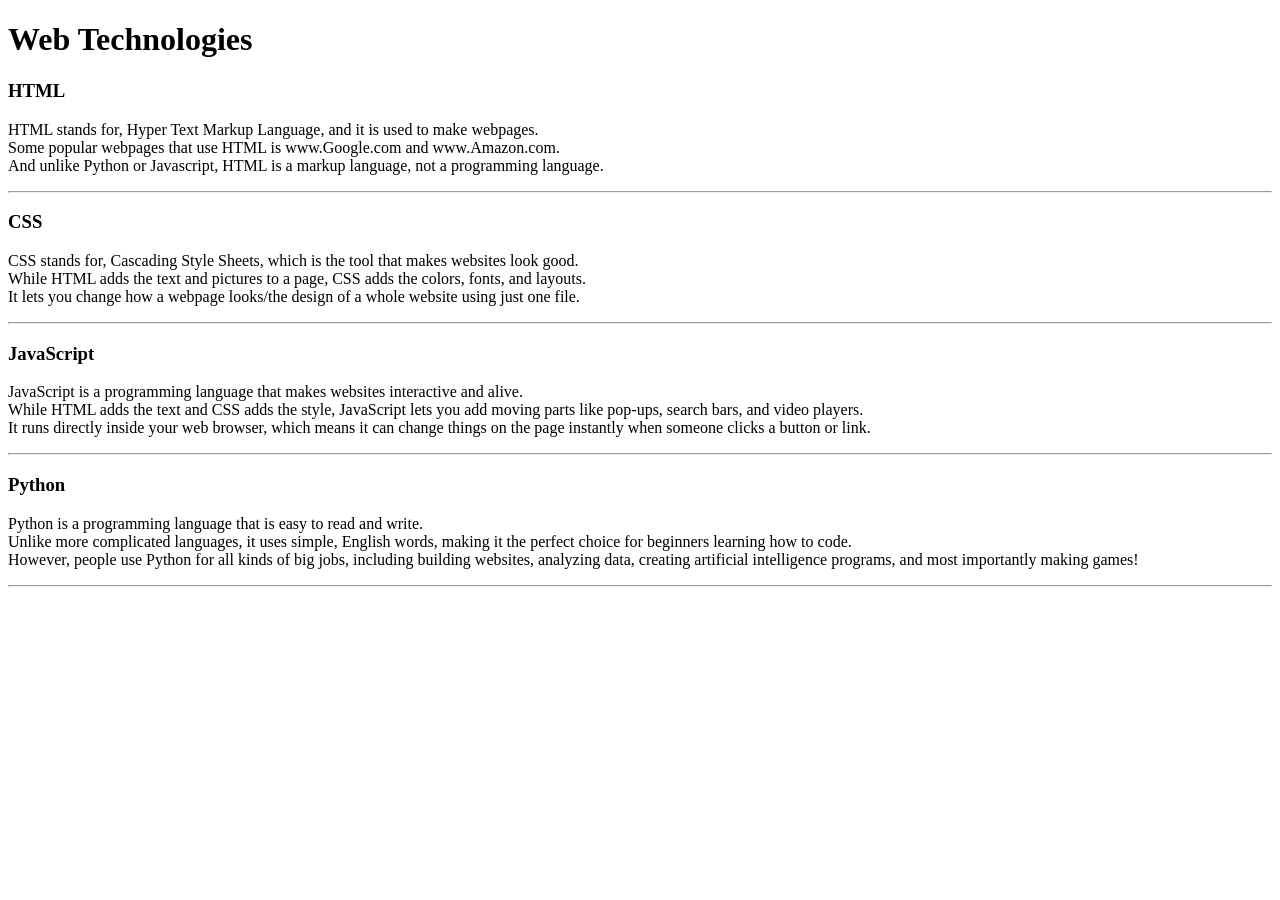
<file: WebDev_Unit1/WDLesson1_1Practical/index.html>
<!DOCTYPE html>
<!-- Lesson 1:How do we display text on a web page?
     Resources 
      https://www.w3schools.com/html/html_intro.asp
      https://www.w3schools.com/tags/tag_hr.asp
      https://www.w3schools.com/tags/tag_hn.asp
      https://www.w3schools.com/tags/tag_p.asp
-->

<html>
  <head>
    <!-- Challenge 1: Change the title of the page to Web Technologies -->
    <title>Web Technologies</title>
  </head>
  <body>
    <!-- Challenge 2: Create a heading, h1 for Web Technologies -->
    <h1>Web Technologies</h1>
    
    <!-- Challenge 3: Create a heading, h3 for HTML -->
     <h3>HTML</h3>

    <!-- Challenge 4: Create a paragraph explaining what is HTML. At least 3 sentences. -->
     <p>HTML stands for, Hyper Text Markup Language, and it is used to make webpages. <br> Some popular webpages that use HTML is www.Google.com and www.Amazon.com. <br> And unlike Python or Javascript, HTML is a markup language, not a programming language. </p>
    
    <!-- Challenge 4a: Insert a horizontal rule, hr -->
     <hr>
    
    <!-- Challenge 5: Create a heading, h3 for CSS -->
     <h3>CSS</h3>
    
    <!-- Challenge 6: Create a paragraph explaining what is CSS.  At least 3 sentences. -->
     <p>CSS stands for, Cascading Style Sheets, which is the tool that makes websites look good. <br> While HTML adds the text and pictures to a page, CSS adds the colors, fonts, and layouts. <br>It lets you change how a webpage looks/the design of a whole website using just one file.</p>
    <!-- Challenge 6a: Insert a horizontal rule, hr -->
     <hr>
    
    <!-- Challenge 7: Create a heading, h3 for JavaScript -->
     <h3>JavaScript</h3>
    
    <!-- Challenge 8: Create a paragraph explaining what is JavaScript.  At least 3 sentences. -->
     <p>JavaScript is a programming language that makes websites interactive and alive. <br> While HTML adds the text and CSS adds the style, JavaScript lets you add moving parts like pop-ups, search bars, and video players.<br> It runs directly inside your web browser, which means it can change things on the page instantly when someone clicks a button or link.</p>
    
    <!-- Challenge 8a: Insert a horizontal rule, hr -->
    <hr>
    
    <!-- Challenge Bonus: Similar to the concepts above add one more web technology using a heading and paragraph.  Here are some suggestions of concepts: JQuery, Bootstrap, AFrame -->
     <h3>Python</h3>
     <p>Python is a  programming language that is easy to read and write. <br>Unlike more complicated languages, it uses simple, English words, making it the perfect choice for beginners learning how to code. <br>However, people use Python for all kinds of big jobs, including building websites, analyzing data, creating artificial intelligence programs, and most importantly making games!</p>
     <hr>
  </body>
</html>
</file>
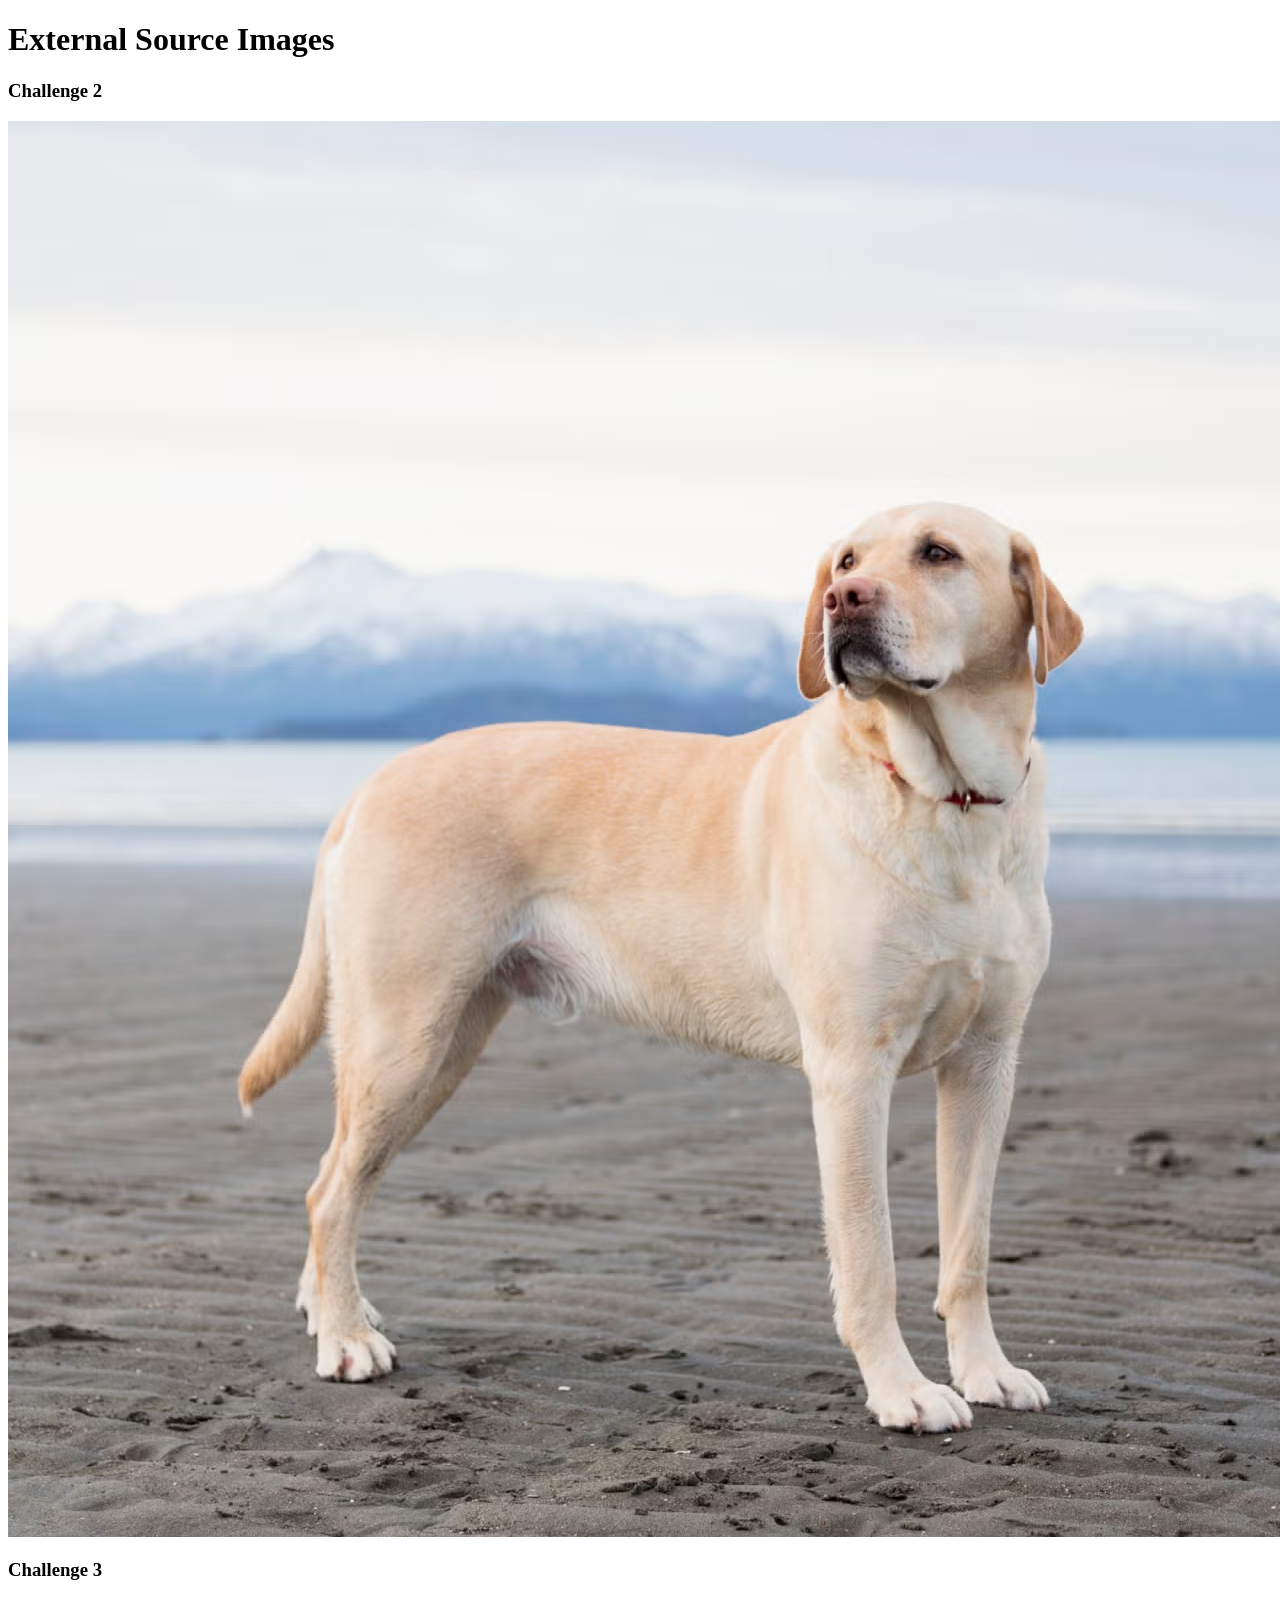
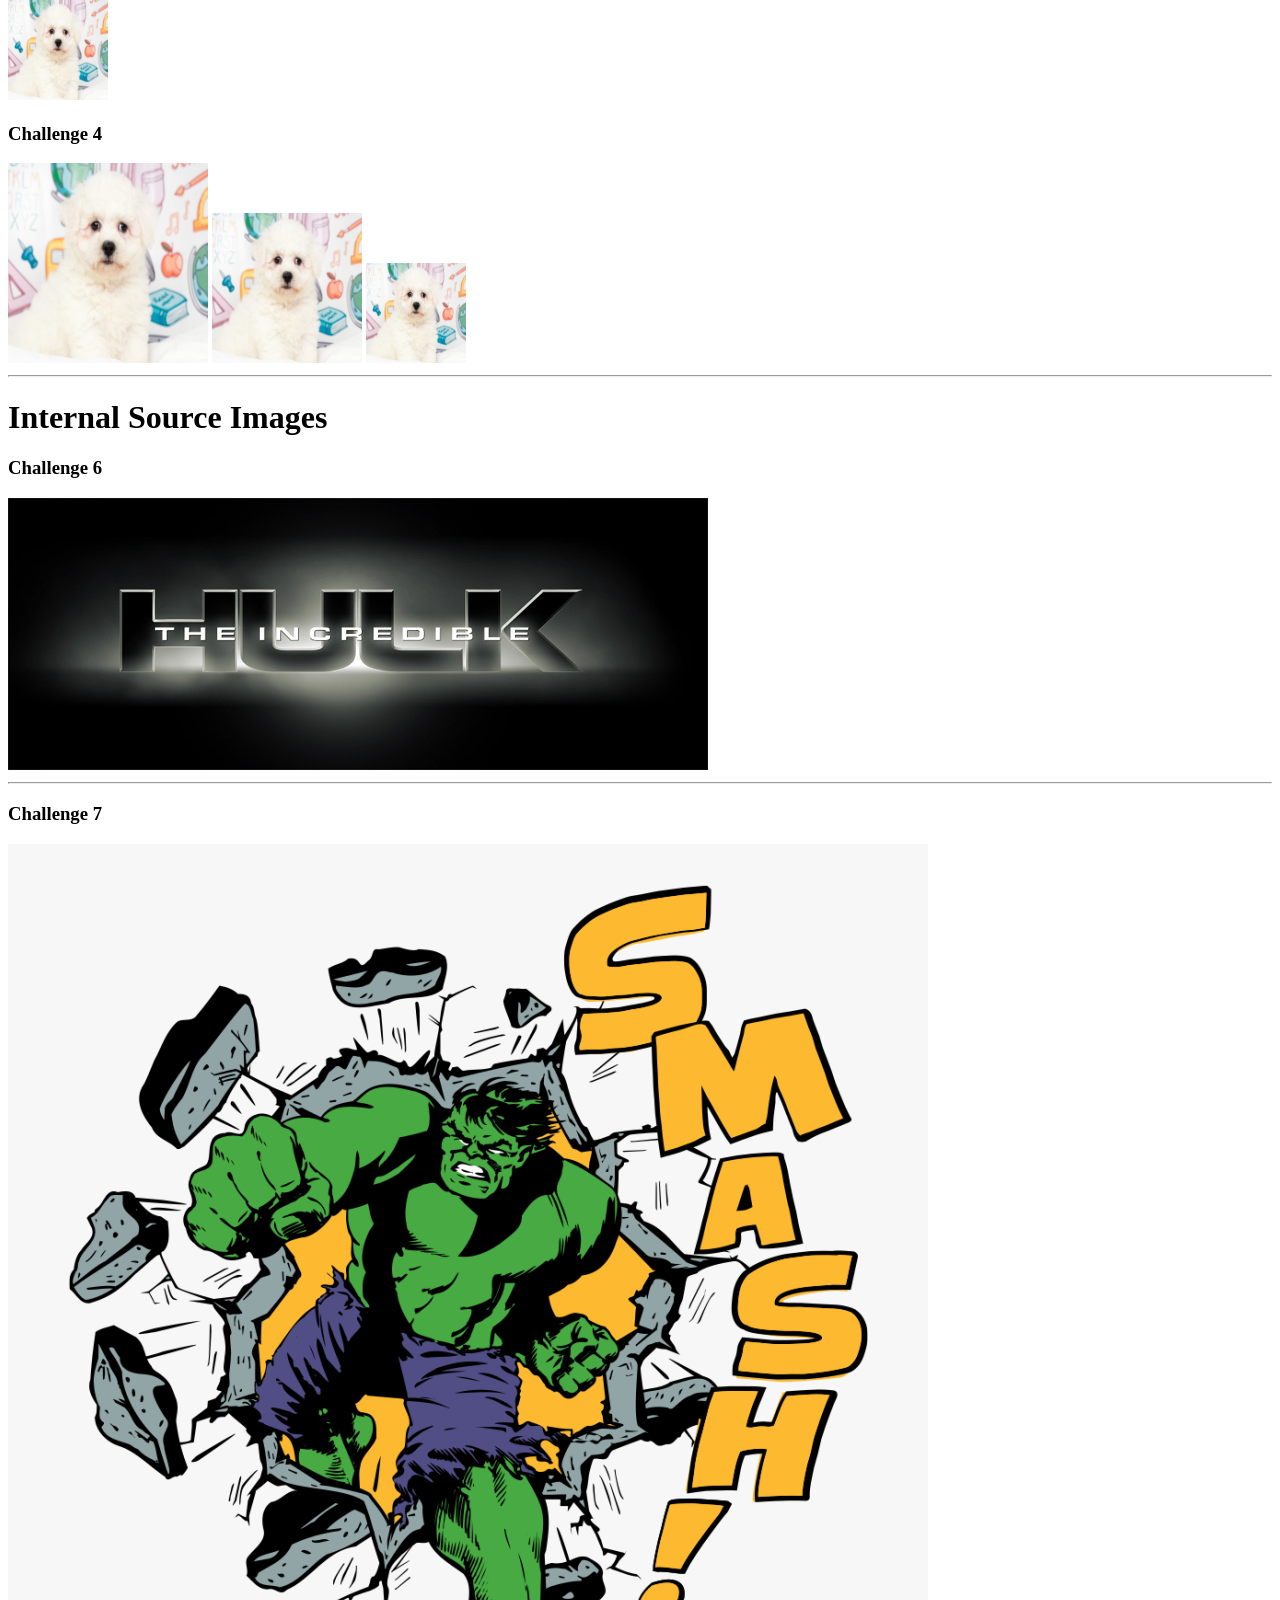
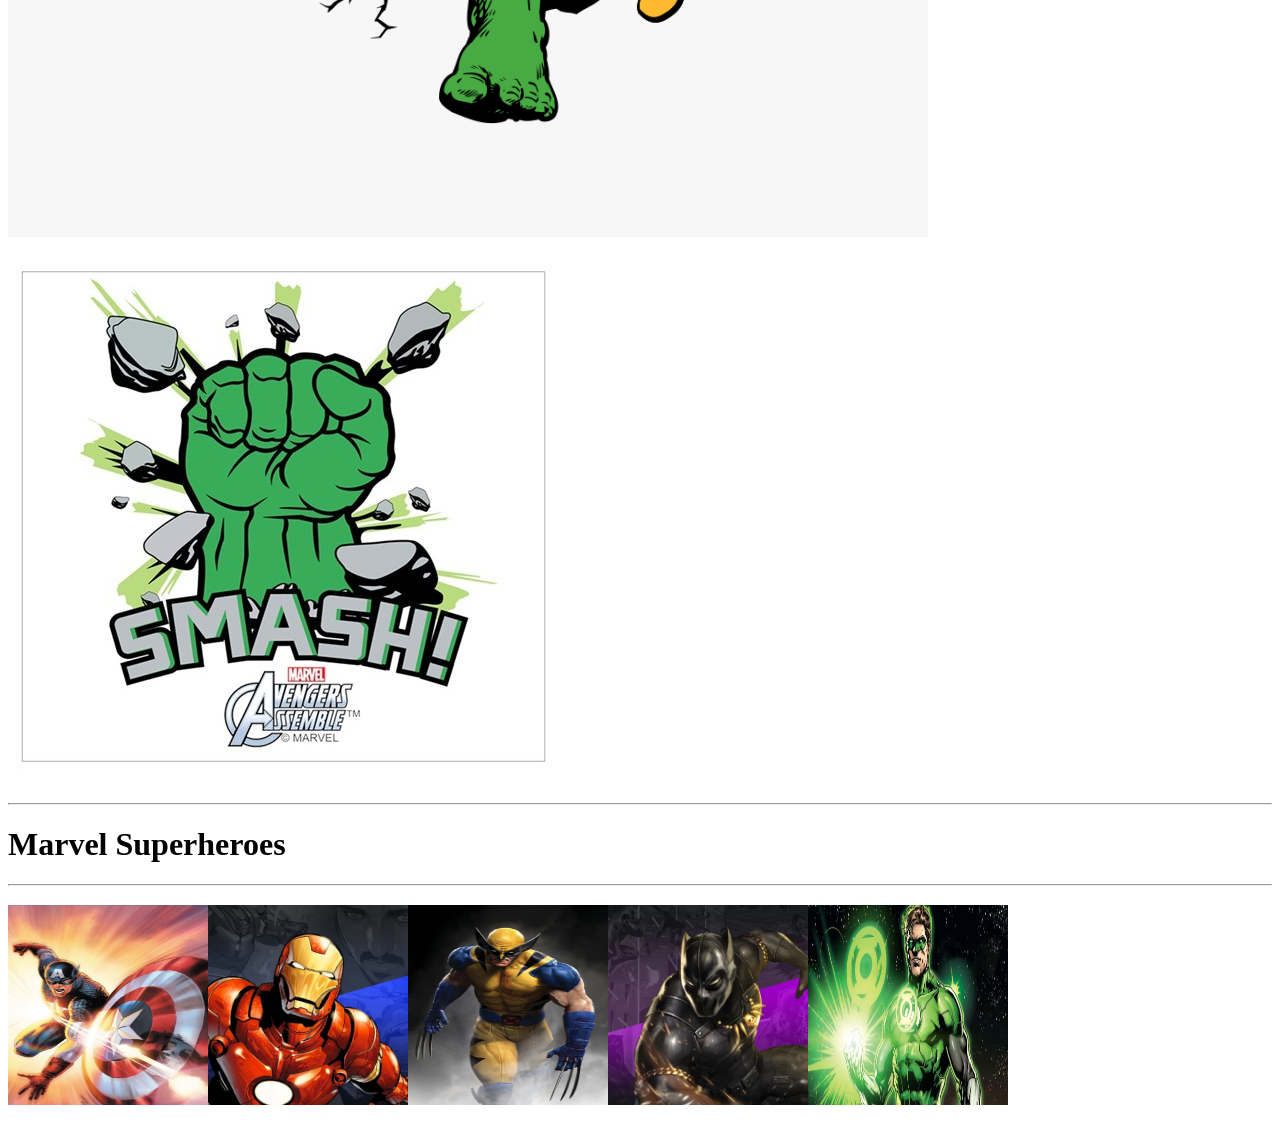
<file: WebDev_Unit1/WDLesson1_2Practical/index.html>
<!DOCTYPE html>
<!-- Lesson 2: How do we work with images on a web page? -->
<!-- Resources 
      https://www.w3schools.com/html/html_images.asp
      https://www.w3schools.com/tags/tag_img.asp
-->

<html>
  <head>
    <title>Exploring Images</title>
  </head>
  <body>
    <!-- Example of an image from external source
        <img src="https://www.pinclipart.com/picdir/middle/199-1994265_7-duke-java-clipart.png">
    -->

    <!-- Challenge 1: Create an <h1> and put "External Source Images" -->
      <h1>External Source Images</h1>

    <!-- Challenge 2: Create an <h3> and put "Challenge 2". An image of your choice by searching Google and getting the image address. -->
      <h3>Challenge 2</h3> 
      <img src="dog2.avif">

    <!-- Challenge 3: Create an <h3> and put "Challenge 3". Add another image of your choice and change its width and height both to 100 -->
      <h3>Challenge 3</h3> 
      <img src="bichonpup.jpg" height="100" width="100"> 


    <!-- Challenge 4: Create an <h3> and put "Challenge 4". Add three more of the same image.  Change the width and height of each image to be 200x200 for the first, 150x150 for the second and 100x100 for the third -->
      <h3>Challenge 4</h3> 
      <img src = "bichonpup.jpg" height = "200" width = "200"> 
      <img src = "bichonpup.jpg" height = "150" width = "150"> <img src = "bichonpup.jpg" height = "100" width = "100"> 
  <hr>
  <!-- Example of image from your website 
    <img src="HulkLogo1.png">
  -->
  <!-- Challenge 5: Create an <h1> and put "Internal Source Images" -->
      <h1>Internal Source Images</h1>
  <!-- Challenge 6: Create an <h3> and put "Challenge 6". Add the other Hulk logo to the page -->
      <h3>Challenge 6</h3> <img src="HulkLogo2.jpg">
  <hr>
  <!-- Example of image from a folder within your website 
    <img src="images/HulkSmash1.png">
  -->  
  <!-- Challenge 7: Create an <h3> and put "Challenge 7". Add the other two images located in the images folder -->
      <h3>Challenge 7</h3> <img src="images/HulkSmash2.png"> <img src="images/HulkSmash3.jpg">
  <hr>
  <!-- Challenge Bonus: Create a heading with "Marvel Superheroes".  Add a horizontal rule.  Add five images of Marvel Superheroes.  Make them all the same size -->
   <h1>Marvel Superheroes</h1>
   <hr>
   <h3><img src="ironman.jpg" height = 200 width = 200><img src="redguy.webp" height = 200 width = 200><img src="yellowclaw.jpg" height = 200 width = 200><img src="blackcat.webp" height = 200 width = 200><img src="greenlantern.avif" height = 200 width = 200> </h3>
  </body>
</html>
</file>
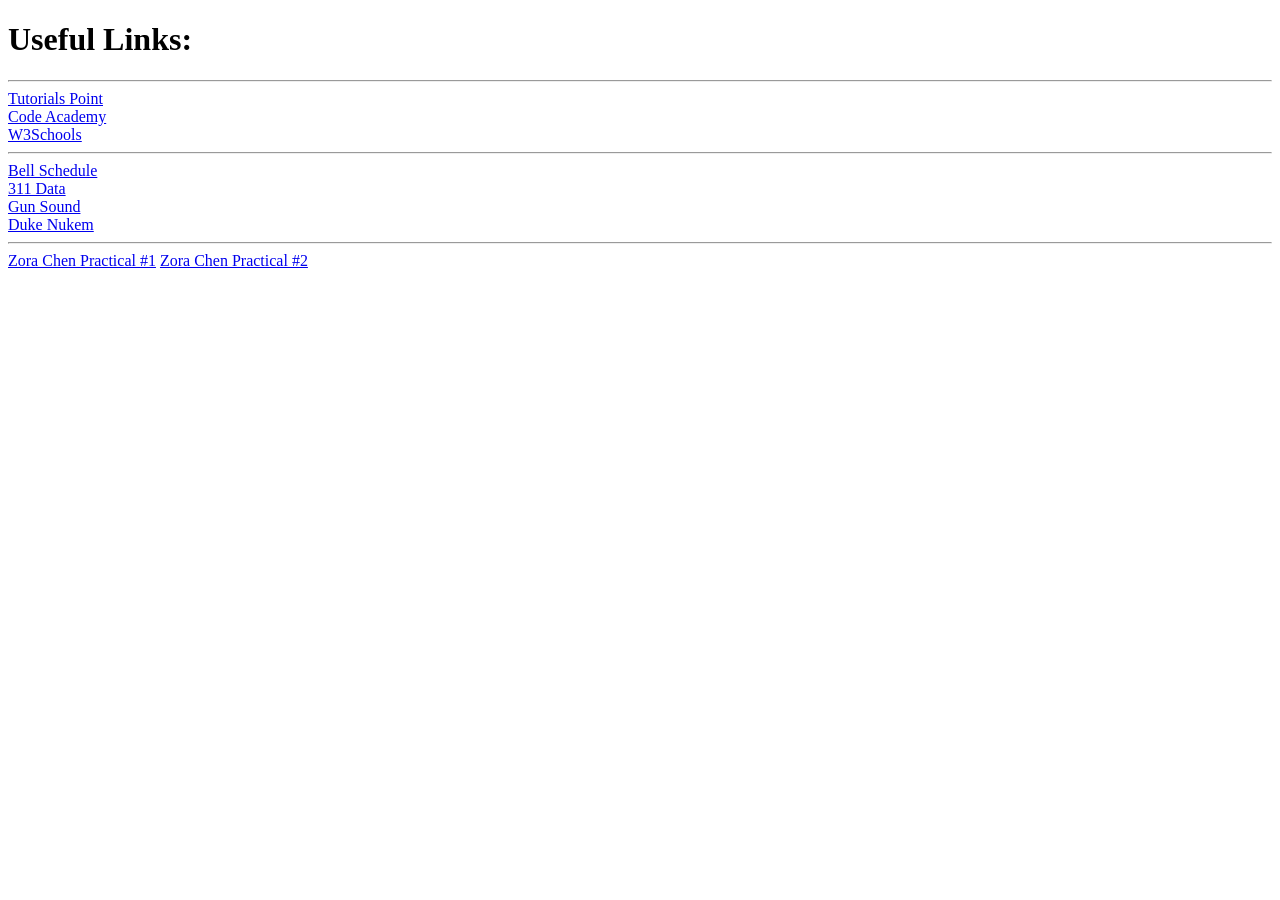
<file: WebDev_Unit1/WDLesson1_3Practical/index.html>
<!DOCTYPE html>
<!-- Lesson 3: How do we hyperlink resources?
<!-- Resources 
      https://www.w3schools.com/html/html_links.asp
      https://www.w3schools.com/tags/tag_a.asp
-->

<html>
  <head>
    <title>Exploring Links</title>
  </head>
  <body>
    <!-- Example of a link to a website 
        <a href="http://www.baysidehighschool.org/"> w3schools </a> 
    -->
    <!-- Challenge 1: Add a heading for "Useful Links". -->
     <h1>Useful Links:</h1>

    <!-- Challenge 2: Add a horizontal rule underneath. -->
     <hr>

    <!-- Challenge 3: Create a link to https://www.tutorialspoint.com/ -->
     <a href="https://www.tutorialspoint.com/">Tutorials Point</a>

    <!-- Challenge 4: Add a break to skip down to the next line -->
     <br>

    <!-- Challenge 5: Create a link to https://www.codecademy.com/ -->
     <a href="hthttps://www.codecademy.com/">Code Academy</a>

    <!-- Challenge 6: Add a break to skip down to the next line -->
     <br>
  
    <!-- Challenge 7: Create a link to https://www.w3schools.com/ -->
     <a href="https://www.w3schools.com/">W3Schools</a>
    
    <!-- Challenge 8: Add a horizontal rule and break -->
     <hr>
 
    <!-- Example of link to an internal sources 
      <a href="resources/dukenukem.jpg"> Duke Nukem </a> <br>
    -->
    <!-- Challenge 9: Create links for the rest of the items located in resources -->
     <a href="resources/BellSchedule.pdf"> Bell Schedule </a> <br>
     <a href="resources/311Data.js"> 311 Data </a> <br>
     <a href="resources/GUN.WAV"> Gun Sound </a> <br>
     <a href="resources/dukenukem.jpg"> Duke Nukem </a> <br>

    <!-- Challenge Bonus: Create links to your Lesson 1 and Lesson 2 Activities.  Hint: Use the same link that you posted in Google Classroom for the submission of each Lesson Activity -->
     <hr>
     <a href="https://chenzora.github.io/WebDev/WebDev_Unit1/WDLesson1_1Practical/index.html">Zora Chen Practical #1</a>
     <a href="https://chenzora.github.io/WebDev/WebDev_Unit1/WDLesson1_2Practical/index.html">Zora Chen Practical #2</a>
  </body>
</html>
</file>
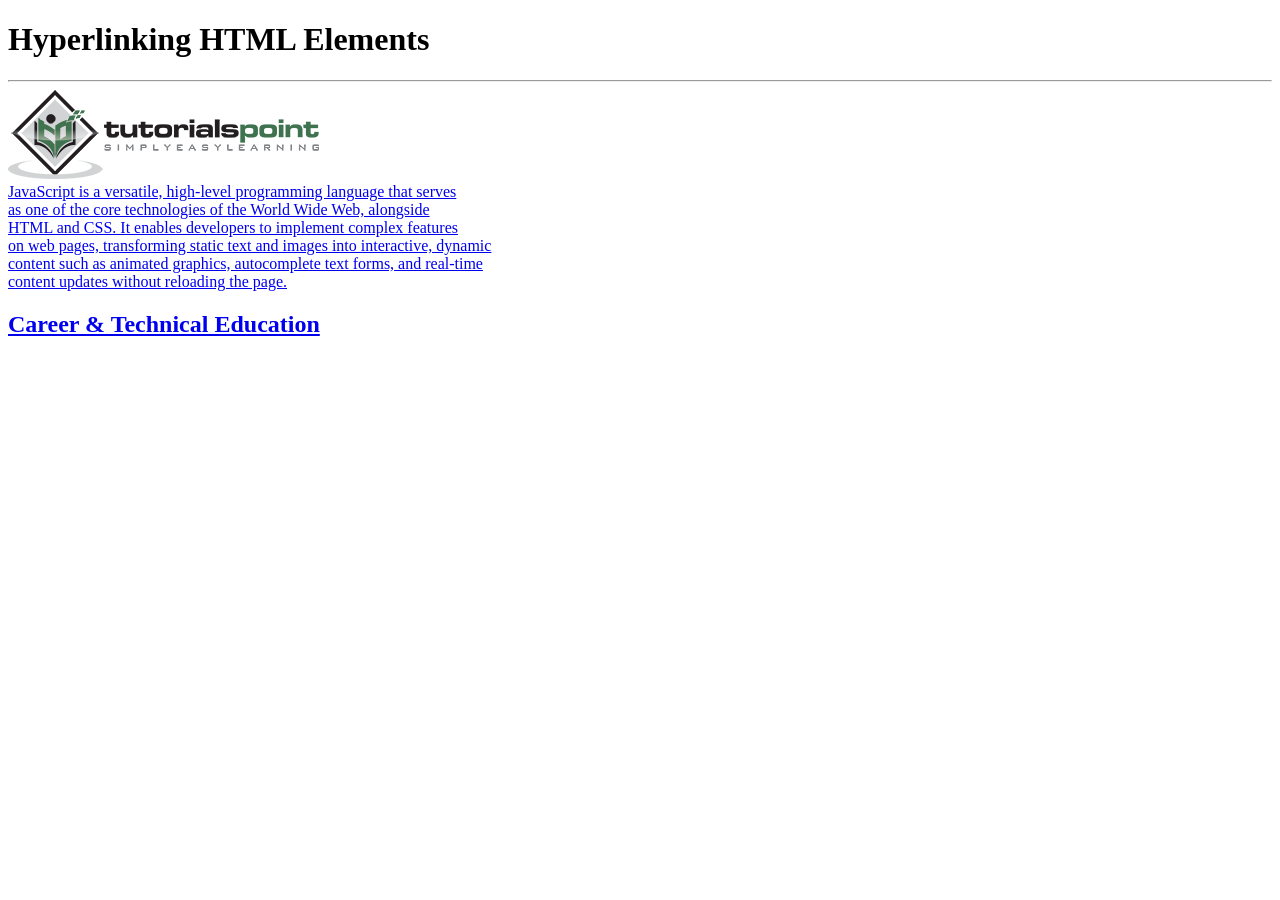
<file: WebDev_Unit1/WDLesson1_4Practical/index.html>
<!DOCTYPE html>
<!-- WD Lesson 1.4: How can we make HTML Elements into hyperlinks? -->
<!-- Resources 
      https://www.w3schools.com/html/html_links.asp
      https://www.w3schools.com/tags/tag_a.asp
-->

<html>
  <head>
    <title>Exploring Links II</title>
  </head>
  <body>
    <!-- Example of an HTML Element as a link to a website that opens in a new tab
    <a href="https://www.w3schools.com/" target="_blank"> 
      <img src="w3schools.jpg" height="100">
    </a>
    --> 
    <!-- Challenge 1: Add a heading with "Hyperlinking HTML Elements" followed by a horizontal rule-->
     <h1>Hyperlinking HTML Elements</h1>
     <hr>

    <!-- Challenge 2: Add the image for tutorialpoints that is stored locally and make it
     a hyperlink to  https://www.tutorialspoint.com/ that will open in a new tab -->

     <a href="https://www.tutorialspoint.com/" target="_blank"> 
      <img src="tutorialpoint.png"> 
    </a>

    <br>

    <!-- Challenge 3: Add a paragraph describing JavaScript and make the paragraph a hyperlink to 
     https://javascript.info/ that will open in the SAME tab.-->
     <a href=" https://javascript.info">JavaScript is a versatile, high-level programming language that serves <br>as one of the core technologies of the World Wide Web, alongside<br> HTML and CSS.  It enables developers to implement complex features<br> on web pages, transforming static text and images into interactive,  dynamic <br>content such as animated graphics, autocomplete text forms, and real-time<br> content updates without reloading the page.</a>

    <!-- Challenge 4: Add an <h2> for "Career & Technical Education" and make the heading a hyperlink to 
      the cte.html file which is stored internally in the folder.  
      Note: You can link to other web pages.  This is how websites are created! -->
      <a href="cte.html"> 
        <h2>Career & Technical Education</h2>
    </a>

    <!-- Challenge Bonus:  Complete all the challenges located in cte.html.  
     Note: Click on cte.html to open the html file and start editing. -->
  </body>
</html>
</file>
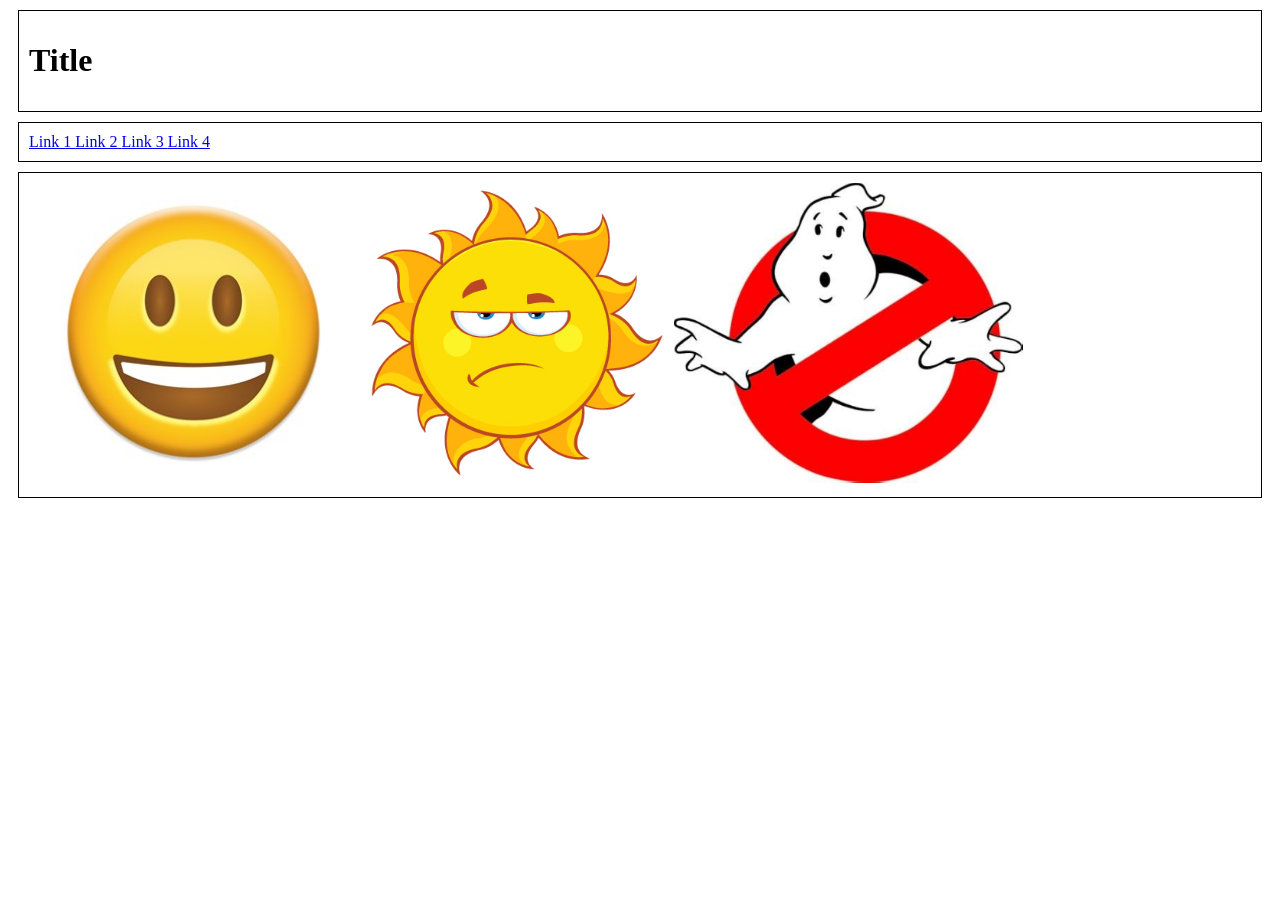
<file: WebDev_Unit1/WDLesson1_5Practical/index.html>
<!DOCTYPE html>
<!-- WD Lesson 1.5: How can we group elements on a page? -->
<!-- Resources 
      https://www.w3schools.com/html/html_blocks.asp
-->
<html>
  <head>
    <title>Exploring Containers</title>
    <link href="style.css" rel="stylesheet" type="text/css" />
  </head>
  <body>
    <!-- Challenge 1: Add the necessary containers to create each of the section shown in WDLesson1_5PracticalDiagram.png -->
     <div>
        <h1>Title</h1>
      
    </div>

    <div>
        <a href="https://www.w3schools.com/html/html_div.asp">Link 1 

        </a>
        <a href="https://www.w3schools.com/html/html_lists.asp">Link 2 

        </a>
        <a href="https://www.w3schools.com/html/html_images.asp">Link 3 

        </a>
        <a href="https://www.w3schools.com/html/html_headings.asp">Link 4 

        </a>
    </div>

    <div>
      <img src="images/face.jpg" height="300">
      <img src="images/sun.jpg" height="300">
      <img src="images/sign.jpg" height="300">
    </div>


    <!-- Challenge 2: Within each container created, add the HTML elements specified in WDLesson1_5PracticalDiagram.png
         Note: Images for the last container are stored in the images folder.  Make the images the same height -->

  </body>
</html>
</file>
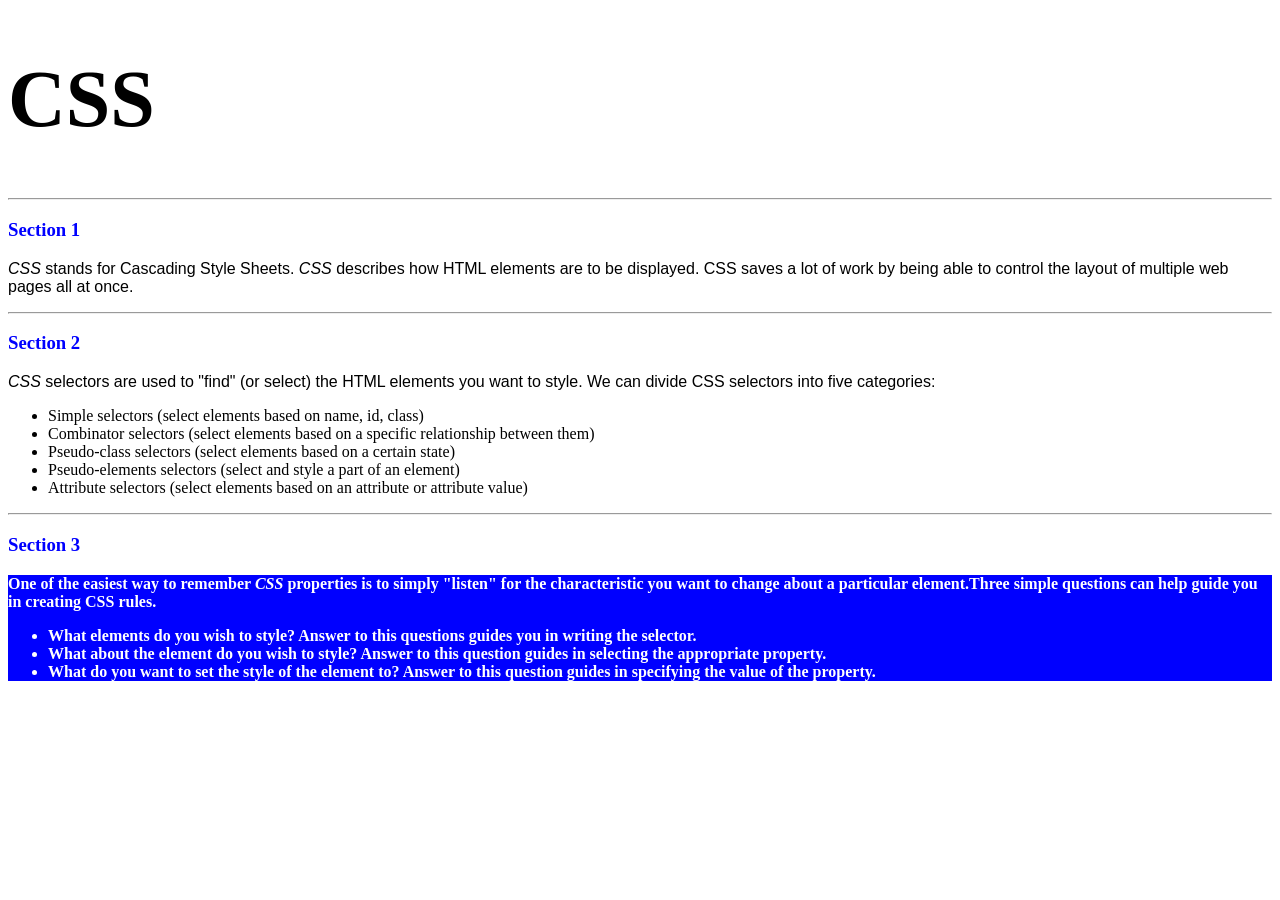
<file: WebDev_Unit2/WDLesson2_1Practical/index.html>
<!DOCTYPE html>
<!-- WD Lesson 2.1: What is CSS? -->
<!-- Resources 
      https://www.w3schools.com/css/css_intro.asp
-->
<html>
  <head>
    <title>Edxploring CSS</title>
    <link href="style.css" rel="stylesheet" type="text/css" />
  </head>
  <body>
    <!-- All Challenges are in style.css -->
    <h1> CSS </h1>
    <hr>
    <h3>Section 1</h3>
    <p><span>CSS</span> stands for Cascading Style Sheets. <span>CSS</span> describes how HTML elements are to be displayed. CSS saves a lot of work by being able to control the layout of multiple web pages all at once.
    </p>
    <hr>
    <h3>Section 2</h3>
    <p>
      <span>CSS</span> selectors are used to "find" (or select) the HTML elements you want to style. We can divide CSS selectors into five categories:
        <ul>
          <li>Simple selectors (select elements based on name, id, class)</li>
          <li>Combinator selectors (select elements based on a specific relationship between them)</li>
          <li>Pseudo-class selectors (select elements based on a certain state)</li>
          <li>Pseudo-elements selectors (select and style a part of an element)</li>
          <li>Attribute selectors (select elements based on an attribute or attribute value)</li>
        </ul>
    </p>
    <hr>
    <h3>Section 3</h3>
    <div>
      One of the easiest way to remember <span>CSS</span> properties is to simply "listen" for the characteristic you want to change about a particular element.Three simple questions can help guide you in creating CSS rules.
        <ul>
          <li>What elements do you wish to style?  Answer to this questions guides you in writing the selector.</li>
          <li>What about the element do you wish to style?  Answer to this question guides in selecting the appropriate property.</li>
          <li>What do you want to set the style of the element to?  Answer to this question guides in specifying the value of the property.</li>
        </ul>
    </div>
  </body>
</html>
</file>
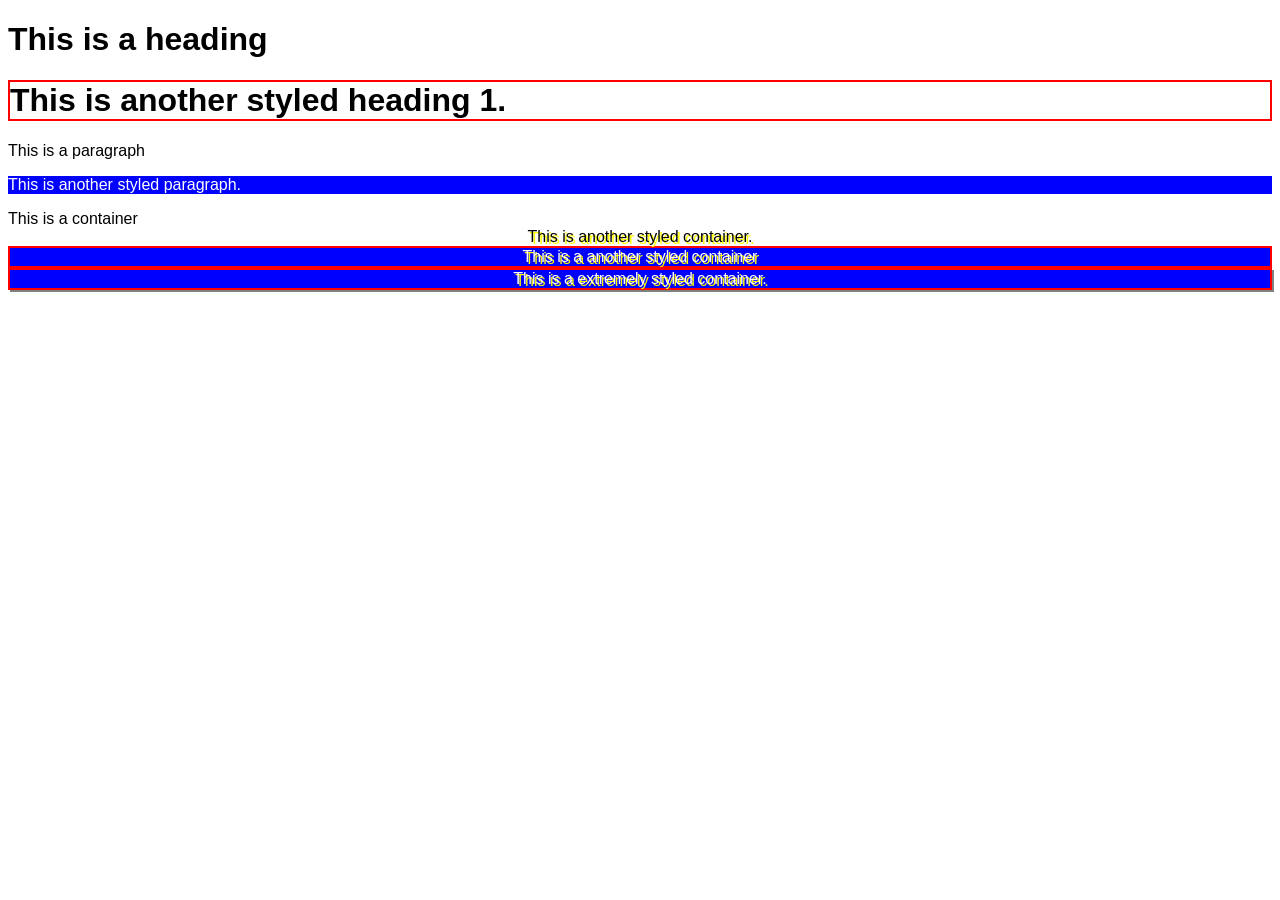
<file: WebDev_Unit2/WDLesson2_2Practical/index.html>
<!DOCTYPE html>
<!-- WD Lesson 2.2: How do we style groups of elements?-->
<!-- Resources 
      https://www.w3schools.com/css/default.asp 
      https://www.w3schools.com/css/css_selectors.asp 
-->
<html>
  <head>
    <title>Exploring Class Selectors</title>
    <link href="style.css" rel="stylesheet" type="text/css" />
  </head>
  <body>
    
    <h1>This is a heading</h1>
    <!-- Challenge 1: Create another heading 1 with the text "This is another styled heading 1."
         Add a class of "highlight" to the heading 1
      -->   
    <h1 class="highlight">This is another styled heading 1.</h1>
    
    <p> This is a paragraph </p>
    <!-- Challenge 2: Create another paragraph with the text "This is another styled paragraph."
         Add a class of "info" to the paragraph

    -->
         <p class="info">This is another styled paragraph.</p>

    <div> This is a container 

    </div>
    <!-- Challenge 3: Create another container with the text "This is another styled container."
         Add a class of "special" to the container
    -->
    <div class="special">This is another styled container.</div>
    <!-- Challenge 4: Give the container below a class of info, highlight and special-->
    <div class="info highlight special"> This is a another styled container </div>

    <!-- Challenge Bonus: Give the container below a class of info, highlight, special and shadow-->
    <div class="info highlight special shadow"> This is a extremely styled container. </div>

    <!-- All other Challenges are in style.css -->
  </body>
</html>
</file>
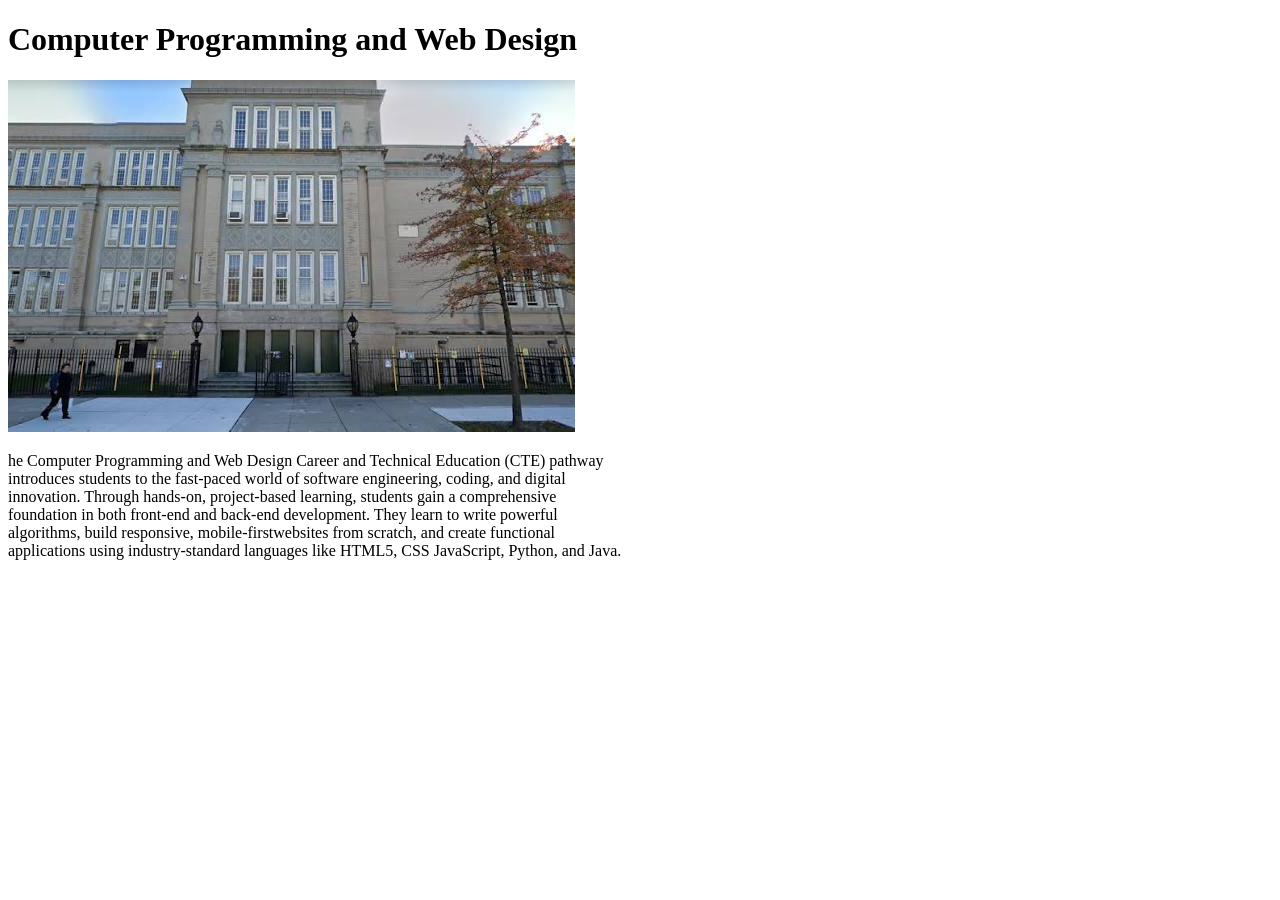
<file: WebDev_Unit1/WDLesson1_4Practical/cte.html>
<!DOCTYPE html>
<html>
  <head>
    <title>Computer Programming and Web Design</title>
  </head>
  <body>
    <!-- Challenge Bonus 1: Add a heading for Computer Programming and Web Design -->
     <h1>Computer Programming and Web Design</h1>

    <!-- Challenge Bonus 2: Add an image for Bayside High School and make image a link 
     to https://rcastro2.github.io/CPWDCTE/ -->

     <a href="https://rcastro2.github.io/CPWDCTE/" target="_blank"> 
      <img src="bhs.jpg">
    </a>
    <br>
     

     <!-- Challenge Bonus 3: Add a paragraph describing the Computer Programming and Web Design CTE.
      Hint: Visit the website from Challenge Bonus 2 to learn more about the program. -->
      <p>he Computer Programming and Web Design Career and Technical Education (CTE) pathway<br>
         introduces students to the fast-paced world of software engineering, coding, and digital<br> 
         innovation. Through hands-on, project-based learning, students gain a comprehensive <br>
         foundation in both front-end and back-end development. They learn to write powerful<br>
          algorithms, build responsive, mobile-firstwebsites from scratch, and create functional <br>
          applications using industry-standard languages like HTML5, CSS JavaScript, Python, and Java.</p>


  </body>
</html>
</file>
<file: WebDev_Unit1/WDLesson1_5Practical/style.css>
div, span{
    border:1px solid black;
    padding:10px;
    margin:10px;
}
</file>
<file: WebDev_Unit2/WDLesson2_1Practical/style.css>
/* Comments in CSS are created like this. Notice the slash asterisk at the beginning and end */


/* Basic Structure of a CSS rule
selector{
  property: value;
}
*/


/* Challenge 1: Change color of the text for all the headings size 3 to blue */
h3{
  color: blue;
}

/* Challenge 2: Change the size for the font for all headings size 1 to 60pt */
      h1{
        font-size: 60pt;
      }
/* Challenge 3: Change the style of the font for all spans to italic */
span{
  font-style: italic;
}


/* Challenge 4: Change the family of font being used for all paragraphs to "Arial" */
p{
  font-family: Arial;
}

/* Challenge 5: Change the family of font being used for all lists to "Comic Sans MS".  What element creates a list? */

li{
  font-family: "Comic Sans Ms";
}

/* Chalenge 6: Change the background color of the div to blue, color of the text to white and the weight of the font to bold.*/
div{
  background-color: blue;
  color: white;
  font-weight: bold;
}
      

/* Hint:  You can specify several CSS rules for one element by separating the rules with semi-colons. Look at some examples on w3schools */
</file>
<file: WebDev_Unit2/WDLesson2_2Practical/style.css>
/* Basic Structure of a CSS rule using classes

.class{
  property: value;
}
*/

/* Challenge 5: Change the family of all elements to Arial */
*{
  font-family: Arial;
}

/* Challenge 6: Change the background color to blue, the color of the text to white for all elements 
with a class of "info" */
.info{
  background-color: blue;
  color: white;
}

/* Challenge 7: Add a border of 2px solid red for all elements with a class of "highlight" */
.highlight{
  border: 2px solid red;
}

/* Challenge 8: Align the text in the center and drop a shadow on the text of 2px 2px yellow  for 
all elements with a class of "special"
*/
.special{
  text-align: center;
  text-shadow: 2px 2px yellow;
}

/* Challenge Bonus: Create a CSS rule for a class named "shadow".  
Apply a shadow to the box around the elements that is 2px 2px  gray. */ 
.shadow{
  box-shadow: 2px 2px gray;
}
</file>
